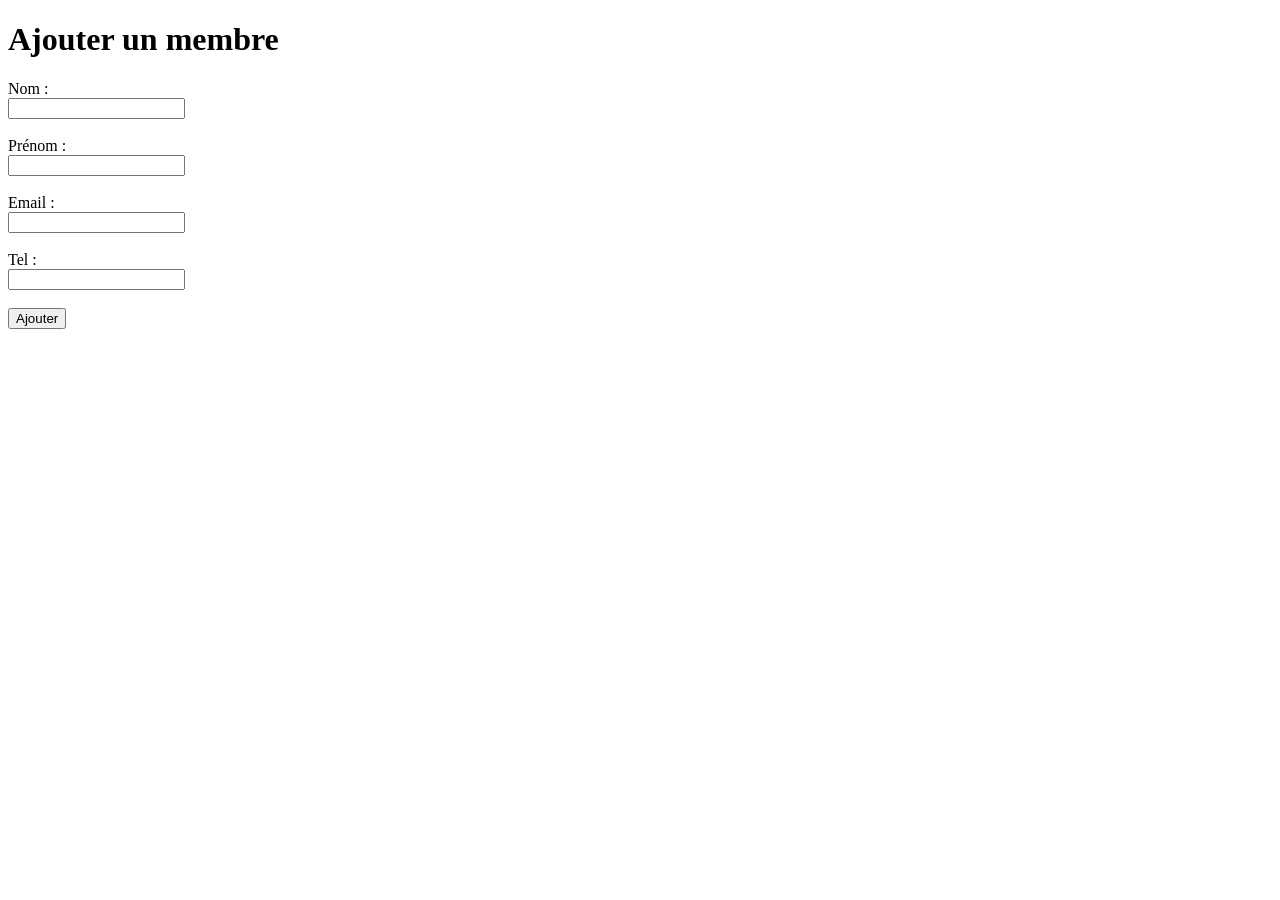
<file: ajouter.html>
<!DOCTYPE html>
<html lang="en">
<head>
    <meta charset="UTF-8">
    <title>Ajouter un membre</title>
</head>
<body>
    <h1>Ajouter un membre</h1>

    <form method="POST" action="/ajouter">
        <label>Nom :</label><br>
        <input type="text" name="nom"><br><br>

        <label>Prénom :</label><br>
        <input type="text" name="prenom"><br><br>

        <label>Email :</label><br>
        <input type="text" name="email"><br><br>

        <label>Tel :</label><br>
        <input type="text" name="tel"><br><br>

        <button type="submit">Ajouter</button>
    </form>
</body>
</html>
</file>
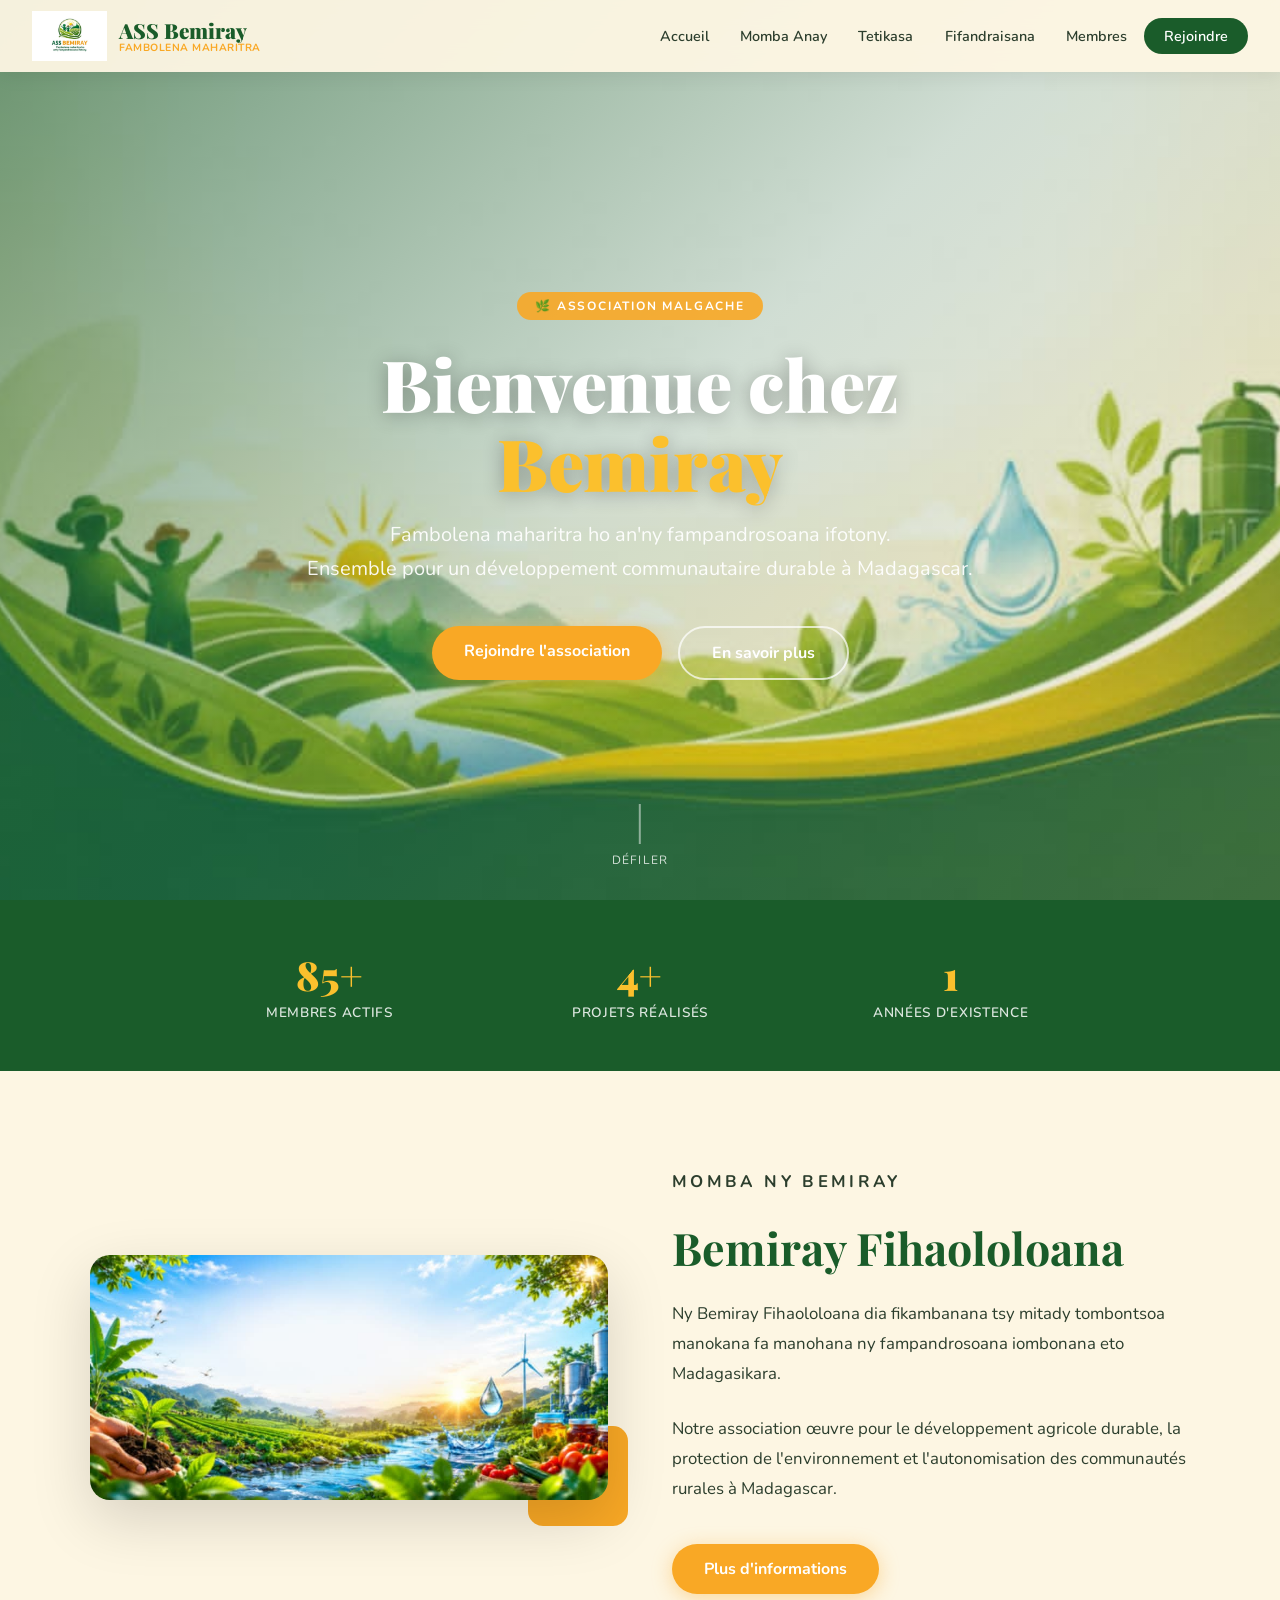
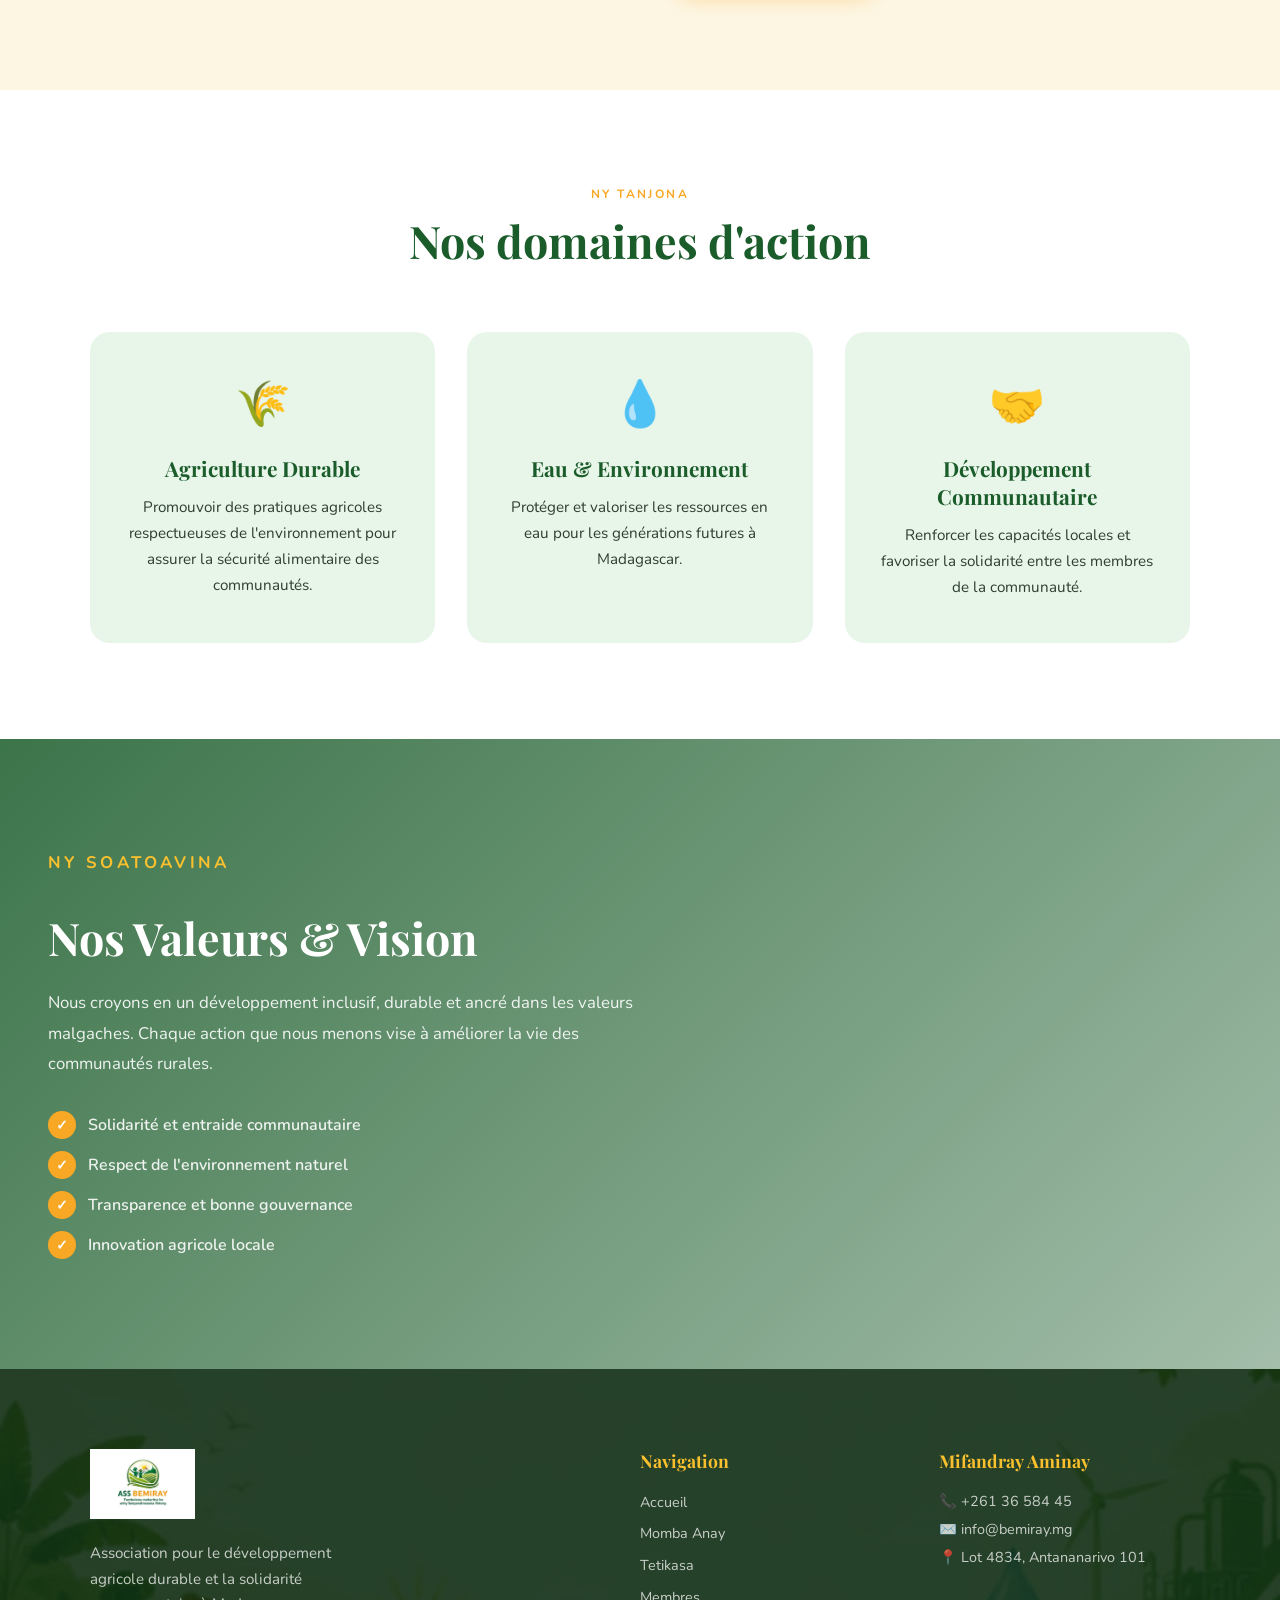
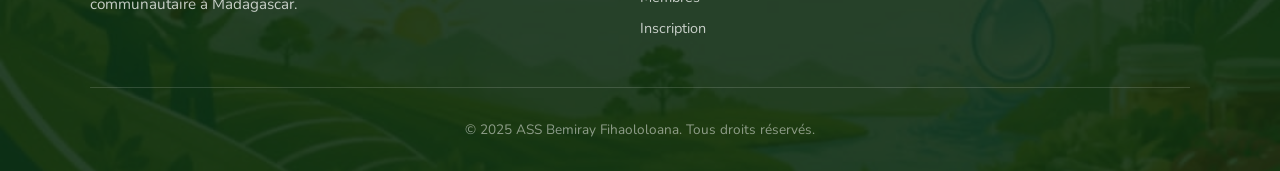
<file: home.html>
<!DOCTYPE html>
<html lang="fr">
<head>
    <meta charset="UTF-8">
    <meta name="viewport" content="width=device-width, initial-scale=1.0">
    <title>ASS Bemiray - Fambolena Maharitra</title>
    <link href="https://fonts.googleapis.com/css2?family=Playfair+Display:wght@400;700;900&family=Nunito:wght@300;400;600;700&display=swap" rel="stylesheet">
    <style>
        :root {
            --green-dark: #1a5c2a;
            --green-mid: #2e7d32;
            --green-light: #4caf50;
            --green-pale: #e8f5e9;
            --gold: #f9a825;
            --gold-light: #fbc02d;
            --cream: #fdf6e3;
            --text-dark: #1a2e1c;
            --text-mid: #2c3e2d;
            --white: #ffffff;
        }

        * { margin: 0; padding: 0; box-sizing: border-box; }

        html { scroll-behavior: smooth; }

        body {
            font-family: 'Nunito', sans-serif;
            color: var(--text-dark);
            overflow-x: hidden;
        }

        /* ===== HEADER ===== */
        header {
            position: fixed;
            top: 0; left: 0; right: 0;
            z-index: 1000;
            background: rgba(253, 246, 227, 0.95);
            backdrop-filter: blur(12px);
            -webkit-backdrop-filter: blur(12px);
            box-shadow: 0 2px 20px rgba(0,0,0,0.08);
            padding: 0 2rem;
            height: 72px;
            display: flex;
            align-items: center;
            justify-content: space-between;
            transition: all 0.3s ease;
        }

        header.scrolled {
            height: 60px;
            background: rgba(253, 246, 227, 0.98);
            box-shadow: 0 2px 30px rgba(0,0,0,0.15);
        }

        .logo-wrap {
            display: flex;
            align-items: center;
            gap: 12px;
            text-decoration: none;
        }

        .logo-wrap img {
            height: 50px;
            width: auto;
            transition: transform 0.3s ease;
        }

        .logo-wrap:hover img { transform: scale(1.05); }

        .logo-text {
            line-height: 1.1;
        }

        .logo-text .name {
            font-family: 'Playfair Display', serif;
            font-weight: 900;
            font-size: 1.3rem;
            color: var(--green-dark);
        }

        .logo-text .tagline {
            font-size: 0.65rem;
            color: var(--gold);
            font-weight: 700;
            letter-spacing: 0.05em;
            text-transform: uppercase;
        }

        nav ul {
            list-style: none;
            display: flex;
            gap: 0.2rem;
            align-items: center;
        }

        nav a {
            text-decoration: none;
            color: var(--text-mid);
            font-weight: 600;
            font-size: 0.9rem;
            padding: 8px 14px;
            border-radius: 25px;
            transition: all 0.25s ease;
            position: relative;
        }

        nav a::after {
            content: '';
            position: absolute;
            bottom: 4px; left: 50%; right: 50%;
            height: 2px;
            background: var(--gold);
            transition: all 0.3s ease;
            border-radius: 2px;
        }

        nav a:hover::after {
            left: 14px; right: 14px;
        }

        nav a:hover { color: var(--green-dark); }

        .nav-cta {
            background: var(--green-dark) !important;
            color: white !important;
            padding: 8px 20px !important;
        }

        .nav-cta:hover {
            background: var(--green-light) !important;
            transform: translateY(-1px);
            box-shadow: 0 4px 15px rgba(46,125,50,0.3);
        }

        .nav-cta::after { display: none !important; }

        /* Hamburger */
        .hamburger {
            display: none;
            flex-direction: column;
            gap: 5px;
            cursor: pointer;
            padding: 5px;
        }

        .hamburger span {
            width: 25px; height: 2px;
            background: var(--green-dark);
            transition: all 0.3s ease;
            border-radius: 2px;
        }

        /* ===== HERO ===== */
        .hero {
            min-height: 100vh;
            background: url('[data-uri]') center/cover no-repeat;
            display: flex;
            align-items: center;
            justify-content: center;
            text-align: center;
            position: relative;
            padding-top: 72px;
        }

        .hero::before {
            content: '';
            position: absolute;
            inset: 0;
            background: linear-gradient(
                135deg,
                rgba(26, 92, 42, 0.65) 0%,
                rgba(26, 92, 42, 0.2) 50%,
                rgba(249, 168, 37, 0.15) 100%
            );
        }

        .hero-content {
            position: relative;
            z-index: 1;
            max-width: 750px;
            padding: 2rem;
            animation: heroFadeIn 1.2s ease forwards;
        }

        @keyframes heroFadeIn {
            from { opacity: 0; transform: translateY(40px); }
            to { opacity: 1; transform: translateY(0); }
        }

        .hero-badge {
            display: inline-block;
            background: rgba(249,168,37,0.9);
            color: white;
            font-size: 0.75rem;
            font-weight: 700;
            letter-spacing: 0.15em;
            text-transform: uppercase;
            padding: 6px 18px;
            border-radius: 20px;
            margin-bottom: 1.5rem;
            animation: heroFadeIn 1s ease 0.2s both;
        }

        .hero h1 {
            font-family: 'Playfair Display', serif;
            font-size: clamp(2.5rem, 6vw, 4.5rem);
            font-weight: 900;
            color: white;
            line-height: 1.1;
            margin-bottom: 1rem;
            text-shadow: 0 2px 20px rgba(0,0,0,0.3);
            animation: heroFadeIn 1s ease 0.4s both;
        }

        .hero h1 span { color: var(--gold-light); }

        .hero p {
            font-size: clamp(1rem, 2vw, 1.25rem);
            color: rgba(255,255,255,0.92);
            line-height: 1.7;
            margin-bottom: 2.5rem;
            animation: heroFadeIn 1s ease 0.6s both;
        }

        .hero-buttons {
            display: flex;
            gap: 1rem;
            justify-content: center;
            flex-wrap: wrap;
            animation: heroFadeIn 1s ease 0.8s both;
        }

        .btn-primary {
            background: var(--gold);
            color: white;
            padding: 14px 32px;
            border: none;
            border-radius: 50px;
            font-family: 'Nunito', sans-serif;
            font-weight: 700;
            font-size: 1rem;
            cursor: pointer;
            text-decoration: none;
            display: inline-block;
            transition: all 0.3s ease;
            box-shadow: 0 4px 20px rgba(249,168,37,0.4);
        }

        .btn-primary:hover {
            background: #f57f17;
            transform: translateY(-3px);
            box-shadow: 0 8px 30px rgba(249,168,37,0.5);
        }

        .btn-outline {
            background: transparent;
            color: white;
            padding: 14px 32px;
            border: 2px solid rgba(255,255,255,0.7);
            border-radius: 50px;
            font-family: 'Nunito', sans-serif;
            font-weight: 700;
            font-size: 1rem;
            cursor: pointer;
            text-decoration: none;
            display: inline-block;
            transition: all 0.3s ease;
        }

        .btn-outline:hover {
            background: rgba(255,255,255,0.15);
            border-color: white;
            transform: translateY(-3px);
        }

        .scroll-indicator {
            position: absolute;
            bottom: 2rem;
            left: 50%;
            transform: translateX(-50%);
            animation: bounce 2s infinite;
            color: white;
            font-size: 0.75rem;
            letter-spacing: 0.1em;
            text-transform: uppercase;
            opacity: 0.8;
        }

        .scroll-indicator::before {
            content: '';
            display: block;
            width: 2px;
            height: 40px;
            background: rgba(255,255,255,0.6);
            margin: 0 auto 8px;
            animation: scrollLine 2s infinite;
        }

        @keyframes bounce {
            0%, 100% { transform: translateX(-50%) translateY(0); }
            50% { transform: translateX(-50%) translateY(8px); }
        }

        @keyframes scrollLine {
            0% { transform: scaleY(0); transform-origin: top; }
            50% { transform: scaleY(1); transform-origin: top; }
            51% { transform-origin: bottom; }
            100% { transform: scaleY(0); transform-origin: bottom; }
        }

        /* ===== STATS ===== */
        .stats {
            background: var(--green-dark);
            padding: 3rem 2rem;
        }

        .stats-grid {
            max-width: 900px;
            margin: 0 auto;
            display: grid;
            grid-template-columns: repeat(3, 1fr);
            gap: 2rem;
            text-align: center;
        }

        .stat-item {
            color: white;
        }

        .stat-num {
            font-family: 'Playfair Display', serif;
            font-size: 2.5rem;
            font-weight: 900;
            color: var(--gold-light);
            display: block;
        }

        .stat-label {
            font-size: 0.85rem;
            opacity: 0.85;
            margin-top: 4px;
            font-weight: 600;
            letter-spacing: 0.05em;
            text-transform: uppercase;
        }

        /* ===== SECTION ABOUT ===== */
        .about {
            padding: 6rem 2rem;
            background: var(--cream);
        }

        .section-label {
            font-size: 0.75rem;
            font-weight: 700;
            letter-spacing: 0.2em;
            text-transform: uppercase;
            color: var(--gold);
            margin-bottom: 0.75rem;
        }

        .section-title {
            font-family: 'Playfair Display', serif;
            font-size: clamp(1.8rem, 4vw, 2.8rem);
            font-weight: 700;
            color: var(--green-dark);
            line-height: 1.2;
            margin-bottom: 1.5rem;
        }

        .about-grid {
            max-width: 1100px;
            margin: 0 auto;
            display: grid;
            grid-template-columns: 1fr 1fr;
            gap: 4rem;
            align-items: center;
        }

        .about-image {
            position: relative;
        }

        .about-image img {
            width: 100%;
            border-radius: 20px;
            box-shadow: 0 20px 60px rgba(0,0,0,0.15);
        }

        .about-image .accent-box {
            position: absolute;
            bottom: -20px;
            right: -20px;
            background: var(--gold);
            width: 100px;
            height: 100px;
            border-radius: 15px;
            z-index: -1;
        }

        .about-text p {
            color: var(--text-mid);
            line-height: 1.8;
            font-size: 1.05rem;
            margin-bottom: 1.5rem;
        }

        /* ===== SECTION FEATURES ===== */
        .features {
            padding: 6rem 2rem;
            background: white;
        }

        .features-header {
            text-align: center;
            max-width: 600px;
            margin: 0 auto 4rem;
        }

        .features-grid {
            max-width: 1100px;
            margin: 0 auto;
            display: grid;
            grid-template-columns: repeat(3, 1fr);
            gap: 2rem;
        }

        .feature-card {
            background: var(--green-pale);
            border-radius: 20px;
            padding: 2.5rem 2rem;
            text-align: center;
            transition: all 0.35s ease;
            border: 2px solid transparent;
            position: relative;
            overflow: hidden;
        }

        .feature-card::before {
            content: '';
            position: absolute;
            top: 0; left: 0; right: 0;
            height: 4px;
            background: linear-gradient(90deg, var(--green-mid), var(--gold));
            transform: scaleX(0);
            transition: transform 0.35s ease;
        }

        .feature-card:hover {
            transform: translateY(-8px);
            box-shadow: 0 20px 50px rgba(46,125,50,0.15);
            border-color: var(--green-light);
        }

        .feature-card:hover::before { transform: scaleX(1); }

        .feature-icon {
            font-size: 2.8rem;
            margin-bottom: 1.2rem;
            display: block;
        }

        .feature-card h3 {
            font-family: 'Playfair Display', serif;
            font-size: 1.3rem;
            color: var(--green-dark);
            margin-bottom: 0.8rem;
        }

        .feature-card p {
            color: var(--text-mid);
            line-height: 1.7;
            font-size: 0.95rem;
        }

        /* ===== SECTION VISION ===== */
        .vision {
            min-height: 70vh;
            background: url('[data-uri]') center/cover no-repeat fixed;
            display: flex;
            align-items: center;
            position: relative;
        }

        .vision::before {
            content: '';
            position: absolute;
            inset: 0;
            background: linear-gradient(135deg, rgba(26,92,42,0.85) 0%, rgba(26,92,42,0.4) 100%);
        }

        .vision-content {
            position: relative;
            z-index: 1;
            max-width: 700px;
            padding: 4rem 3rem;
        }

        .vision-content .section-label { color: var(--gold-light); }

        .vision-content .section-title { color: white; }

        .vision-content p {
            color: rgba(255,255,255,0.9);
            line-height: 1.8;
            font-size: 1.05rem;
            margin-bottom: 2rem;
        }

        .values-list {
            list-style: none;
            display: flex;
            flex-direction: column;
            gap: 0.75rem;
        }

        .values-list li {
            display: flex;
            align-items: center;
            gap: 12px;
            color: rgba(255,255,255,0.9);
            font-weight: 600;
        }

        .values-list li::before {
            content: '✓';
            width: 28px; height: 28px;
            background: var(--gold);
            border-radius: 50%;
            display: flex;
            align-items: center;
            justify-content: center;
            font-size: 0.85rem;
            flex-shrink: 0;
            color: white;
            font-weight: 700;
        }

        /* ===== FOOTER ===== */
        footer {
            background: url('[data-uri]') center/cover no-repeat;
            position: relative;
            padding: 5rem 2rem 2rem;
            color: white;
        }

        footer::before {
            content: '';
            position: absolute;
            inset: 0;
            background: rgba(10, 40, 15, 0.88);
        }

        .footer-content {
            position: relative;
            z-index: 1;
            max-width: 1100px;
            margin: 0 auto;
        }

        .footer-grid {
            display: grid;
            grid-template-columns: 2fr 1fr 1fr;
            gap: 3rem;
            padding-bottom: 3rem;
            border-bottom: 1px solid rgba(255,255,255,0.15);
            margin-bottom: 2rem;
        }

        .footer-brand img {
            height: 70px;
            margin-bottom: 1rem;
        }

        .footer-brand p {
            color: rgba(255,255,255,0.75);
            line-height: 1.7;
            font-size: 0.95rem;
            max-width: 280px;
        }

        .footer-col h4 {
            font-family: 'Playfair Display', serif;
            font-size: 1.1rem;
            margin-bottom: 1.2rem;
            color: var(--gold-light);
        }

        .footer-col ul {
            list-style: none;
            display: flex;
            flex-direction: column;
            gap: 0.6rem;
        }

        .footer-col ul li a {
            color: rgba(255,255,255,0.75);
            text-decoration: none;
            font-size: 0.9rem;
            transition: color 0.2s;
        }

        .footer-col ul li a:hover { color: var(--gold-light); }

        .footer-col .contact-item {
            display: flex;
            align-items: flex-start;
            gap: 8px;
            color: rgba(255,255,255,0.75);
            font-size: 0.9rem;
            margin-bottom: 0.5rem;
        }

        .footer-bottom {
            position: relative;
            z-index: 1;
            text-align: center;
            color: rgba(255,255,255,0.5);
            font-size: 0.85rem;
        }

        /* ===== FADE-IN ANIMATIONS ===== */
        .fade-in {
            opacity: 0;
            transform: translateY(30px);
            transition: opacity 0.7s ease, transform 0.7s ease;
        }

        .fade-in.visible {
            opacity: 1;
            transform: translateY(0);
        }

        /* ===== RESPONSIVE ===== */
        @media (max-width: 900px) {
            .about-grid, .features-grid {
                grid-template-columns: 1fr;
            }

            .stats-grid {
                grid-template-columns: repeat(3, 1fr);
                gap: 1rem;
            }

            .footer-grid {
                grid-template-columns: 1fr 1fr;
            }

            .about-image { display: none; }
        }

        @media (max-width: 640px) {
            nav { display: none; }
            nav.open { display: block; position: absolute; top: 72px; left: 0; right: 0; background: rgba(253,246,227,0.98); padding: 1rem; }
            nav.open ul { flex-direction: column; gap: 0.5rem; }
            .hamburger { display: flex; }
            .stats-grid { grid-template-columns: 1fr; }
            .footer-grid { grid-template-columns: 1fr; }
            .vision-content { padding: 3rem 1.5rem; }
        }
    </style>
</head>
<body>

    <!-- HEADER -->
    <header id="mainHeader">
        <a href="/" class="logo-wrap">
            <img src="[data-uri]" alt="Logo Bemiray">
            <div class="logo-text">
                <div class="name">ASS Bemiray</div>
                <div class="tagline">Fambolena Maharitra</div>
            </div>
        </a>
        <nav id="mainNav">
            <ul>
                <li><a href="/">Accueil</a></li>
                <li><a href="#">Momba Anay</a></li>
                <li><a href="#">Tetikasa</a></li>
                <li><a href="#">Fifandraisana</a></li>
                <li><a href="/membres">Membres</a></li>
                <li><a href="/inscription" class="nav-cta">Rejoindre</a></li>
            </ul>
        </nav>
        <div class="hamburger" id="hamburger" onclick="toggleMenu()">
            <span></span><span></span><span></span>
        </div>
    </header>

    <!-- HERO -->
    <section class="hero">
        <div class="hero-content">
            <span class="hero-badge">🌿 Association Malgache</span>
            <h1>Bienvenue chez <span>Bemiray</span></h1>
            <p>Fambolena maharitra ho an'ny fampandrosoana ifotony.<br>Ensemble pour un développement communautaire durable à Madagascar.</p>
            <div class="hero-buttons">
                <a href="/inscription" class="btn-primary">Rejoindre l'association</a>
                <a href="#about" class="btn-outline">En savoir plus</a>
            </div>
        </div>
        <div class="scroll-indicator">Défiler</div>
    </section>

    <!-- STATS -->
    <div class="stats">
        <div class="stats-grid">
            <div class="stat-item fade-in">
                <span class="stat-num" data-target="250">0</span>
                <span class="stat-label">Membres actifs</span>
            </div>
            <div class="stat-item fade-in">
                <span class="stat-num" data-target="12">0</span>
                <span class="stat-label">Projets réalisés</span>
            </div>
            <div class="stat-item fade-in">
                <span class="stat-num" data-target="5">0</span>
                <span class="stat-label">Années d'existence</span>
            </div>
        </div>
    </div>

    <!-- ABOUT -->
    <section class="about" id="about">
        <div class="about-grid">
            <div class="about-image fade-in">
                <img src="[data-uri]" alt="Bemiray action">
                <div class="accent-box"></div>
            </div>
            <div class="about-text fade-in">
                <p class="section-label">Momba ny Bemiray</p>
                <h2 class="section-title">Bemiray Fihaololoana</h2>
                <p>Ny Bemiray Fihaololoana dia fikambanana tsy mitady tombontsoa manokana fa manohana ny fampandrosoana iombonana eto Madagasikara.</p>
                <p>Notre association œuvre pour le développement agricole durable, la protection de l'environnement et l'autonomisation des communautés rurales à Madagascar.</p>
                <a href="#" class="btn-primary" style="margin-top:1rem;">Plus d'informations</a>
            </div>
        </div>
    </section>

    <!-- FEATURES -->
    <section class="features">
        <div class="features-header fade-in">
            <p class="section-label">Ny Tanjona</p>
            <h2 class="section-title">Nos domaines d'action</h2>
        </div>
        <div class="features-grid">
            <div class="feature-card fade-in">
                <span class="feature-icon">🌾</span>
                <h3>Agriculture Durable</h3>
                <p>Promouvoir des pratiques agricoles respectueuses de l'environnement pour assurer la sécurité alimentaire des communautés.</p>
            </div>
            <div class="feature-card fade-in">
                <span class="feature-icon">💧</span>
                <h3>Eau & Environnement</h3>
                <p>Protéger et valoriser les ressources en eau pour les générations futures à Madagascar.</p>
            </div>
            <div class="feature-card fade-in">
                <span class="feature-icon">🤝</span>
                <h3>Développement Communautaire</h3>
                <p>Renforcer les capacités locales et favoriser la solidarité entre les membres de la communauté.</p>
            </div>
        </div>
    </section>

    <!-- VISION -->
    <section class="vision">
        <div class="vision-content fade-in">
            <p class="section-label">Ny Soatoavina</p>
            <h2 class="section-title">Nos Valeurs &amp; Vision</h2>
            <p>Nous croyons en un développement inclusif, durable et ancré dans les valeurs malgaches. Chaque action que nous menons vise à améliorer la vie des communautés rurales.</p>
            <ul class="values-list">
                <li>Solidarité et entraide communautaire</li>
                <li>Respect de l'environnement naturel</li>
                <li>Transparence et bonne gouvernance</li>
                <li>Innovation agricole locale</li>
            </ul>
        </div>
    </section>

    <!-- FOOTER -->
    <footer>
        <div class="footer-content">
            <div class="footer-grid">
                <div class="footer-brand">
                    <img src="[data-uri]" alt="Logo Bemiray">
                    <p>Association pour le développement agricole durable et la solidarité communautaire à Madagascar.</p>
                </div>
                <div class="footer-col">
                    <h4>Navigation</h4>
                    <ul>
                        <li><a href="/">Accueil</a></li>
                        <li><a href="#">Momba Anay</a></li>
                        <li><a href="#">Tetikasa</a></li>
                        <li><a href="/membres">Membres</a></li>
                        <li><a href="/inscription">Inscription</a></li>
                    </ul>
                </div>
                <div class="footer-col">
                    <h4>Mifandray Aminay</h4>
                    <div class="contact-item">📞 +261 36 584 45</div>
                    <div class="contact-item">✉️ info@bemiray.mg</div>
                    <div class="contact-item">📍 Lot 4834, Antananarivo 101</div>
                </div>
            </div>
            <div class="footer-bottom">
                <p>© 2025 ASS Bemiray Fihaololoana. Tous droits réservés.</p>
            </div>
        </div>
    </footer>

    <script>
        // Scroll header effect
        window.addEventListener('scroll', () => {
            const header = document.getElementById('mainHeader');
            header.classList.toggle('scrolled', window.scrollY > 50);
        });

        // Mobile menu
        function toggleMenu() {
            document.getElementById('mainNav').classList.toggle('open');
        }

        // Intersection Observer for fade-in
        const observer = new IntersectionObserver((entries) => {
            entries.forEach((entry, i) => {
                if (entry.isIntersecting) {
                    setTimeout(() => {
                        entry.target.classList.add('visible');
                    }, 100 * (entry.target.dataset.delay || 0));
                    observer.unobserve(entry.target);
                }
            });
        }, { threshold: 0.15 });

        document.querySelectorAll('.fade-in').forEach((el, i) => {
            el.dataset.delay = i % 3;
            observer.observe(el);
        });

        // Counter animation
        function animateCounter(el) {
            const target = parseInt(el.dataset.target);
            let current = 0;
            const step = target / 50;
            const timer = setInterval(() => {
                current += step;
                if (current >= target) {
                    current = target;
                    clearInterval(timer);
                }
                el.textContent = Math.floor(current) + (target > 10 ? '+' : '');
            }, 40);
        }

        const counterObserver = new IntersectionObserver((entries) => {
            entries.forEach(entry => {
                if (entry.isIntersecting) {
                    animateCounter(entry.target);
                    counterObserver.unobserve(entry.target);
                }
            });
        }, { threshold: 0.5 });

        document.querySelectorAll('[data-target]').forEach(el => counterObserver.observe(el));
    </script>
</body>
</html>
</file>
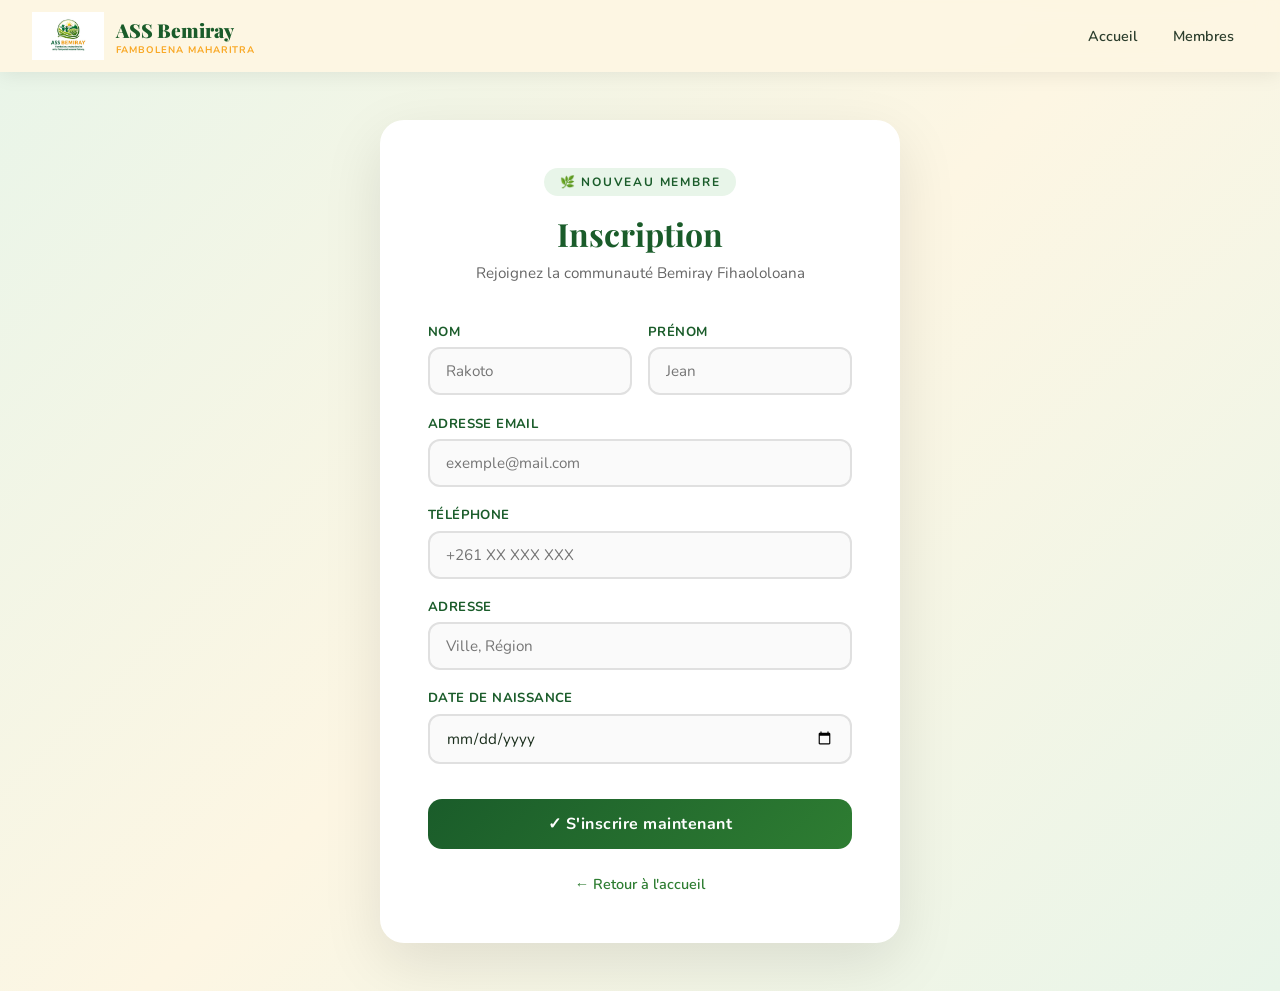
<file: inscription.html>
<!DOCTYPE html>
<html lang="fr">
<head>
    <meta charset="UTF-8">
    <meta name="viewport" content="width=device-width, initial-scale=1.0">
    <title>Inscription - ASS Bemiray</title>
    <link href="https://fonts.googleapis.com/css2?family=Playfair+Display:wght@400;700;900&family=Nunito:wght@300;400;600;700&display=swap" rel="stylesheet">
    <style>
        :root {
            --green-dark: #1a5c2a;
            --green-mid: #2e7d32;
            --green-light: #4caf50;
            --green-pale: #e8f5e9;
            --gold: #f9a825;
            --gold-light: #fbc02d;
            --cream: #fdf6e3;
            --text-dark: #1a2e1c;
            --text-mid: #2c3e2d;
        }
        * { margin: 0; padding: 0; box-sizing: border-box; }
        body {
            font-family: 'Nunito', sans-serif;
            background: linear-gradient(135deg, #e8f5e9 0%, #fdf6e3 50%, #e8f5e9 100%);
            min-height: 100vh;
            display: flex;
            flex-direction: column;
        }
        header {
            background: rgba(253,246,227,0.97);
            backdrop-filter: blur(10px);
            padding: 0 2rem;
            height: 72px;
            display: flex;
            align-items: center;
            justify-content: space-between;
            box-shadow: 0 2px 20px rgba(0,0,0,0.08);
        }
        .logo-wrap { display:flex; align-items:center; gap:12px; text-decoration:none; }
        .logo-wrap img { height:48px; }
        .logo-text .name { font-family:'Playfair Display',serif; font-weight:900; font-size:1.2rem; color:var(--green-dark); }
        .logo-text .tagline { font-size:0.6rem; color:var(--gold); font-weight:700; letter-spacing:0.1em; text-transform:uppercase; }
        nav ul { list-style:none; display:flex; gap:0.5rem; }
        nav a { text-decoration:none; color:var(--text-mid); font-weight:600; font-size:0.9rem; padding:6px 14px; border-radius:25px; transition:all 0.2s; }
        nav a:hover { color:var(--green-dark); background:var(--green-pale); }

        main {
            flex: 1;
            display: flex;
            align-items: center;
            justify-content: center;
            padding: 3rem 1rem;
        }

        .form-card {
            background: white;
            border-radius: 24px;
            box-shadow: 0 20px 60px rgba(0,0,0,0.1);
            padding: 3rem;
            width: 100%;
            max-width: 520px;
            animation: slideUp 0.6s ease forwards;
        }

        @keyframes slideUp {
            from { opacity: 0; transform: translateY(30px); }
            to { opacity: 1; transform: translateY(0); }
        }

        .form-header {
            text-align: center;
            margin-bottom: 2.5rem;
        }

        .form-header .badge {
            display: inline-block;
            background: var(--green-pale);
            color: var(--green-dark);
            font-size: 0.75rem;
            font-weight: 700;
            letter-spacing: 0.15em;
            text-transform: uppercase;
            padding: 6px 16px;
            border-radius: 20px;
            margin-bottom: 1rem;
        }

        .form-header h1 {
            font-family: 'Playfair Display', serif;
            font-size: 2rem;
            color: var(--green-dark);
            margin-bottom: 0.5rem;
        }

        .form-header p {
            color: #666;
            font-size: 0.95rem;
        }

        .form-group {
            margin-bottom: 1.2rem;
        }

        .form-row {
            display: grid;
            grid-template-columns: 1fr 1fr;
            gap: 1rem;
        }

        label {
            display: block;
            font-size: 0.82rem;
            font-weight: 700;
            color: var(--green-dark);
            margin-bottom: 0.4rem;
            letter-spacing: 0.03em;
            text-transform: uppercase;
        }

        input {
            width: 100%;
            padding: 12px 16px;
            border: 2px solid #e0e0e0;
            border-radius: 12px;
            font-family: 'Nunito', sans-serif;
            font-size: 0.95rem;
            color: var(--text-dark);
            transition: all 0.25s ease;
            background: #fafafa;
        }

        input:focus {
            outline: none;
            border-color: var(--green-light);
            background: white;
            box-shadow: 0 0 0 4px rgba(76,175,80,0.1);
        }

        .submit-btn {
            width: 100%;
            padding: 14px;
            background: linear-gradient(135deg, var(--green-dark), var(--green-mid));
            color: white;
            border: none;
            border-radius: 14px;
            font-family: 'Nunito', sans-serif;
            font-size: 1rem;
            font-weight: 700;
            cursor: pointer;
            margin-top: 1rem;
            transition: all 0.3s ease;
            letter-spacing: 0.03em;
        }

        .submit-btn:hover {
            transform: translateY(-2px);
            box-shadow: 0 8px 25px rgba(26,92,42,0.35);
        }

        .back-link {
            text-align: center;
            margin-top: 1.5rem;
        }

        .back-link a {
            color: var(--green-mid);
            text-decoration: none;
            font-size: 0.9rem;
            font-weight: 600;
        }

        .back-link a:hover { color: var(--gold); }

        @media (max-width: 500px) {
            .form-row { grid-template-columns: 1fr; }
            .form-card { padding: 2rem 1.5rem; }
            nav { display: none; }
        }
    </style>
</head>
<body>
    <header>
        <a href="/" class="logo-wrap">
            <img src="[data-uri]" alt="Logo Bemiray">
            <div class="logo-text">
                <div class="name">ASS Bemiray</div>
                <div class="tagline">Fambolena Maharitra</div>
            </div>
        </a>
        <nav>
            <ul>
                <li><a href="/">Accueil</a></li>
                <li><a href="/membres">Membres</a></li>
            </ul>
        </nav>
    </header>

    <main>
        <div class="form-card">
            <div class="form-header">
                <span class="badge">🌿 Nouveau membre</span>
                <h1>Inscription</h1>
                <p>Rejoignez la communauté Bemiray Fihaololoana</p>
            </div>

            <form method="POST" action="/inscription">
                <div class="form-row">
                    <div class="form-group">
                        <label>Nom</label>
                        <input type="text" name="nom" placeholder="Rakoto" required>
                    </div>
                    <div class="form-group">
                        <label>Prénom</label>
                        <input type="text" name="prenom" placeholder="Jean" required>
                    </div>
                </div>

                <div class="form-group">
                    <label>Adresse email</label>
                    <input type="email" name="email" placeholder="exemple@mail.com" required>
                </div>

                <div class="form-group">
                    <label>Téléphone</label>
                    <input type="text" name="telephone" placeholder="+261 XX XXX XXX">
                </div>

                <div class="form-group">
                    <label>Adresse</label>
                    <input type="text" name="adresse" placeholder="Ville, Région">
                </div>

                <div class="form-group">
                    <label>Date de naissance</label>
                    <input type="date" name="date_naissance">
                </div>

                <button type="submit" class="submit-btn">✓ S'inscrire maintenant</button>
            </form>

            <div class="back-link">
                <a href="/">← Retour à l'accueil</a>
            </div>
        </div>
    </main>
</body>
</html>
</file>
